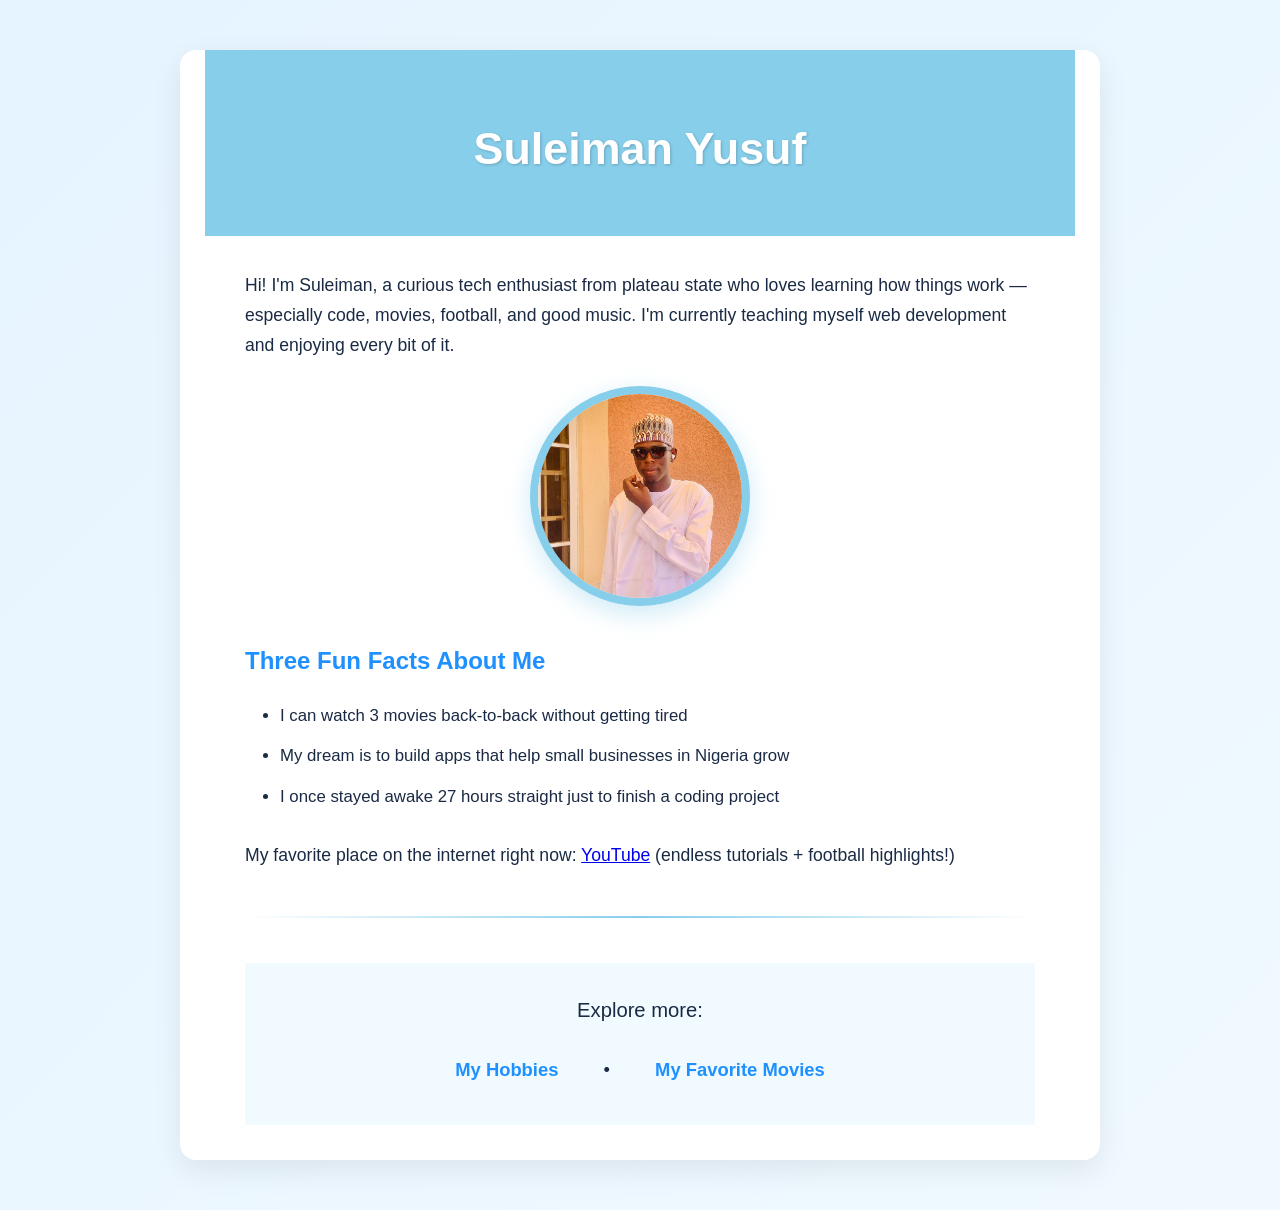
<file: index.html>
<!DOCTYPE html>
<html lang="en">
<head>
    <meta charset="UTF-8">
    <meta name="viewport" content="width=device-width, initial-scale=1.0">
    <title>Suleiman - About Me</title>
    <link rel="stylesheet" href="style.css">
</head>
<body>
    <div class="container">
        <header>
            <h1>Suleiman Yusuf</h1>
        </header>
        <main>
            <p>Hi! I'm Suleiman, a curious tech enthusiast from plateau state who loves learning how things work — especially code, movies, football, and good music. I'm currently teaching myself web development and enjoying every bit of it.</p>
            <img src="IMG-20250429-WA0019.jpg"
                 alt="Suleiman Yusuf – friendly smiling portrait"
                 class="profile"
                 title="Hi, it's me! Suleiman 😊">
            <h2>Three Fun Facts About Me</h2>
            <ul>
                <li>I can watch 3 movies back-to-back without getting tired</li>
                <li>My dream is to build apps that help small businesses in Nigeria grow</li>
                <li>I once stayed awake 27 hours straight just to finish a coding project</li>
            </ul>
            <p>My favorite place on the internet right now: 
                <a href="https://www.youtube.com" target="_blank">YouTube</a> 
                (endless tutorials + football highlights!)
                
            </p>
            <hr>
            <footer class="nav-links">
                <p>Explore more:</p>
                <a href="hobbies.html">My Hobbies</a> • 
                <a href="favorites.html">My Favorite Movies</a>
            </footer>
        </main>
    </div>
</body>
</html>
</file>
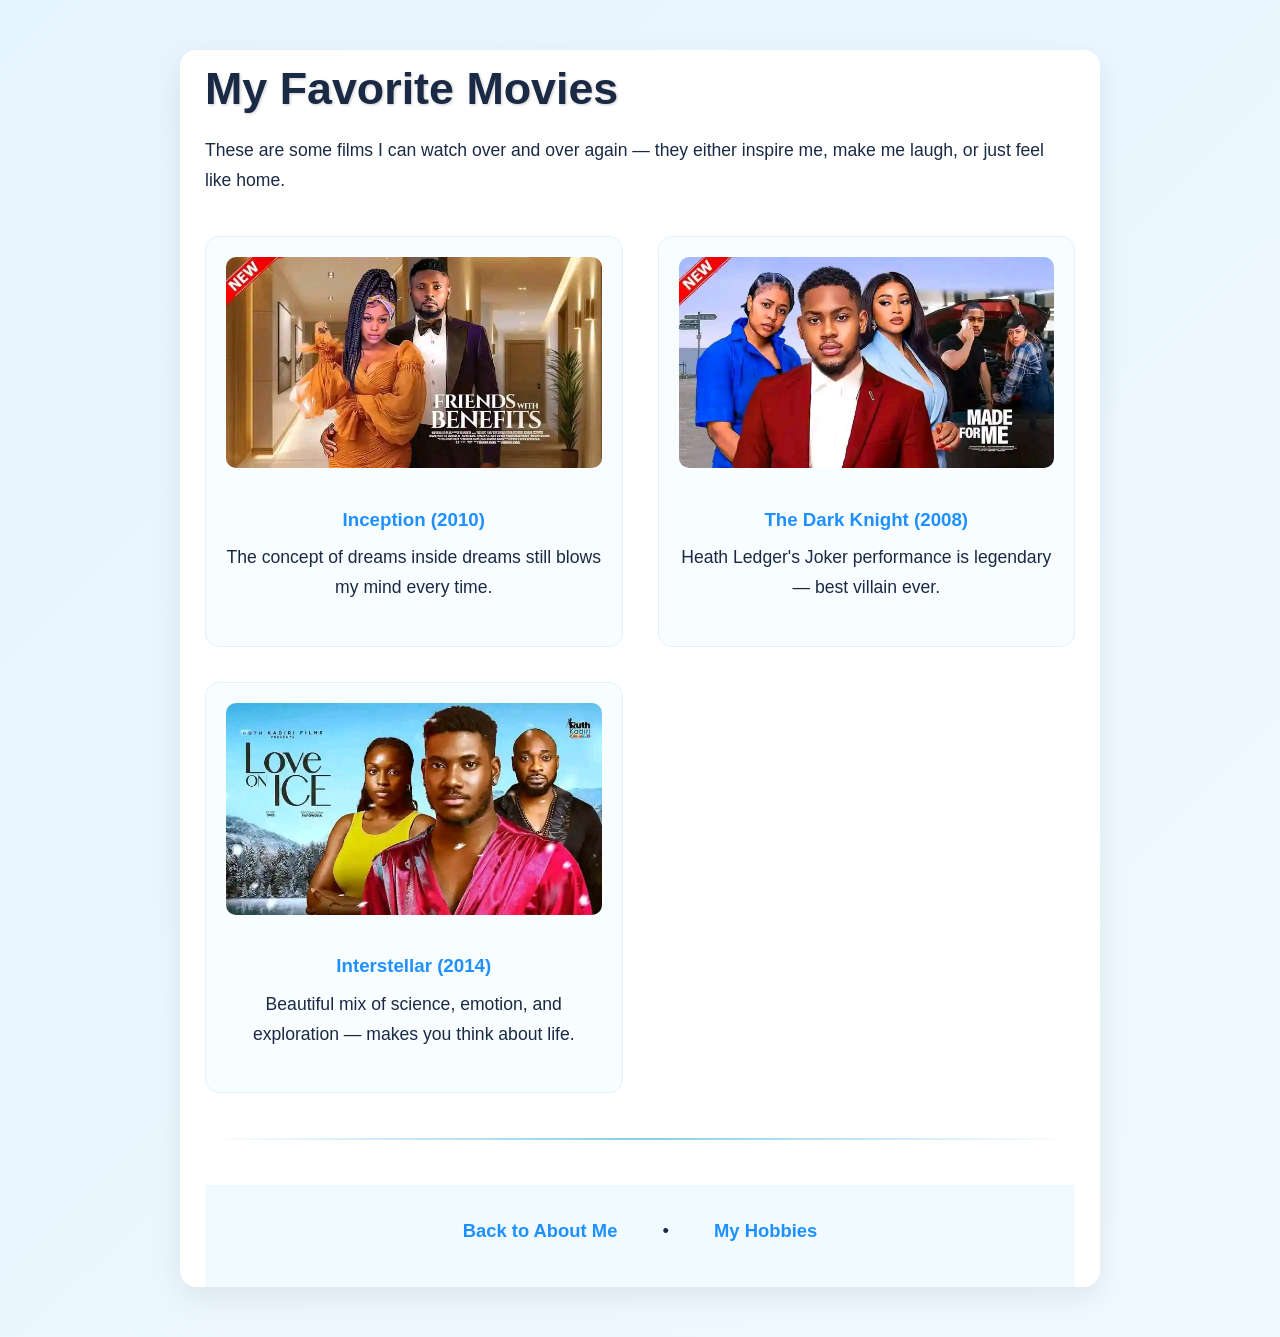
<file: favorite.html>
<!DOCTYPE html>
<html lang="en">
<head>
    <meta charset="UTF-8">
    <meta name="viewport" content="width=device-width, initial-scale=1.0">
    <title>Suleiman - Favorite Movies</title>
    <link rel="stylesheet" href="style.css">
</head>
<body>
    <div class="container">
        <h1>My Favorite Movies</h1>
        <p>These are some films I can watch over and over again — they either inspire me, make me laugh, or just feel like home.</p>
        <div class="movie-list">
            <div class="movie-item">
                <img src="1746772549183.jpg" 
                     alt="Inception movie poster" 
                     title="Inception (2010)">
                <h3>Inception (2010)</h3>
                <p>The concept of dreams inside dreams still blows my mind every time.</p>
            </div>
            <div class="movie-item">
                <img src="1746772522803.jpg" 
                     alt="The Dark Knight movie poster" 
                     title="The Dark Knight (2008)">
                <h3>The Dark Knight (2008)</h3>
                <p>Heath Ledger's Joker performance is legendary — best villain ever.</p>
            </div>
            <div class="movie-item">
                <img src="1746772535909.jpg" 
                     alt="Interstellar movie poster" 
                     title="Interstellar (2014)">
                <h3>Interstellar (2014)</h3>
                <p>Beautiful mix of science, emotion, and exploration — makes you think about life.</p>
            </div>
        </div>
        <hr>
        <div class="nav-links">
            <a href="index.html">Back to About Me</a> • 
            <a href="hobbies.html">My Hobbies</a>
        </div>
    </div>
</body>
</html>
</file>
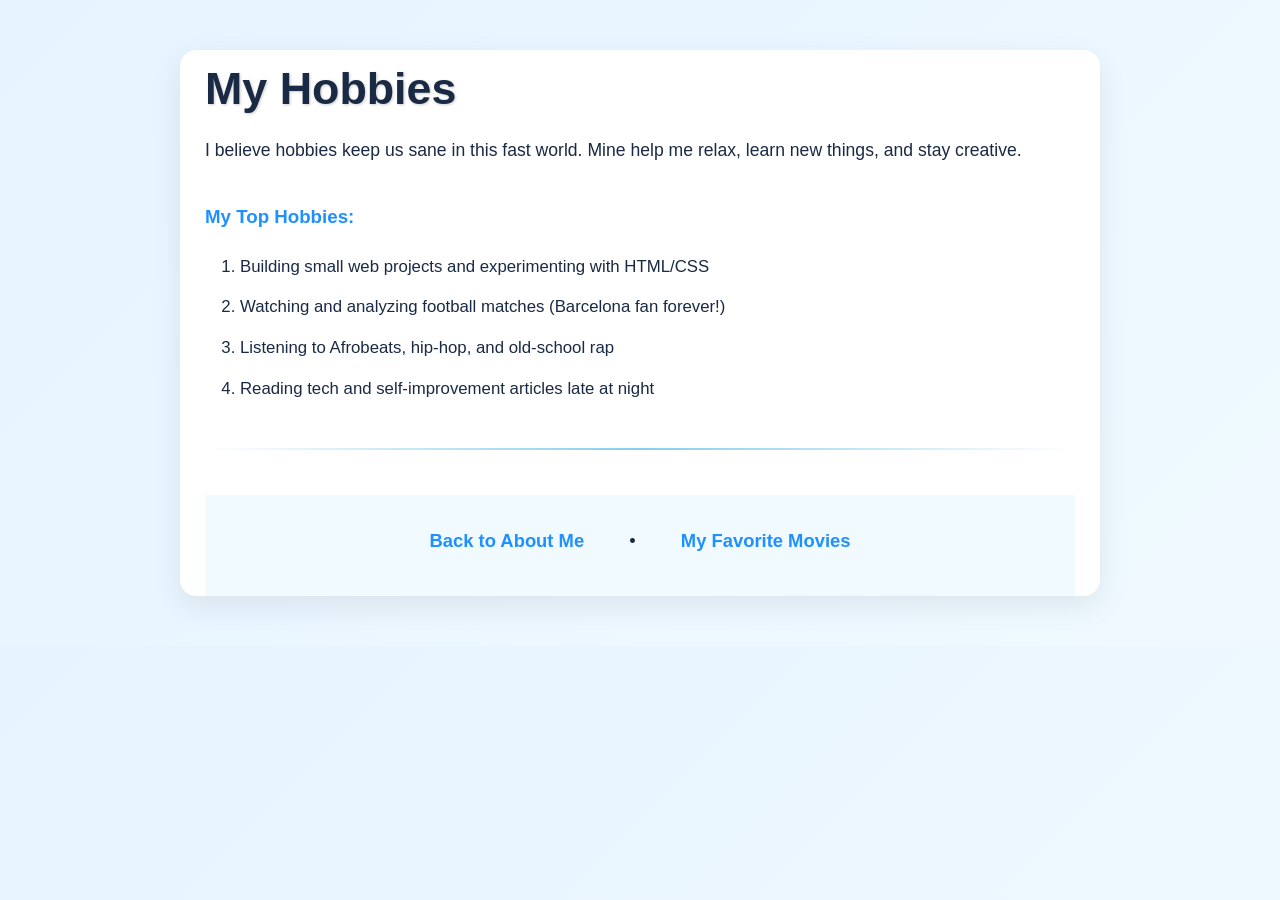
<file: huibbies.html>
<!DOCTYPE html>
<html lang="en">
<head>
    <meta charset="UTF-8">
    <meta name="viewport" content="width=device-width, initial-scale=1.0">
    <title>Suleiman - My Hobbies</title>
    <link rel="stylesheet" href="style.css">
</head>
<body>
    <div class="container">
        <h1>My Hobbies</h1>
        <p>I believe hobbies keep us sane in this fast world. Mine help me relax, learn new things, and stay creative.</p>
        <h3>My Top Hobbies:</h3>
        <ol>
            <li>Building small web projects and experimenting with HTML/CSS</li>
            <li>Watching and analyzing football matches (Barcelona fan forever!)</li>
            <li>Listening to Afrobeats, hip-hop, and old-school rap</li>
            <li>Reading tech and self-improvement articles late at night</li>
        </ol>
        <hr>
        <div class="nav-links">
            <a href="index.html">Back to About Me</a> • 
            <a href="favorites.html">My Favorite Movies</a>
        </div>
    </div>
</body>
</html>
</file>
<file: style.css>
/* Reset some defaults */
* {
    margin: 0;
    padding: 0;
    box-sizing: border-box;
}
body {
    font-family: 'Segoe UI', Tahoma, Geneva, Verdana, sans-serif;
    background: linear-gradient(135deg, #e6f4ff 0%, #f0f9ff 100%); /* very light sky gradient */
    color: #1a2a44;
    line-height: 1.7;
}
.container {
    max-width: 920px;
    margin: 50px auto;
    padding: 0 25px;
    background: white;
    border-radius: 16px;
    box-shadow: 0 10px 30px rgba(0, 0, 0, 0.08);
    overflow: hidden;
}
header {
    background: #87CEEB; /* sky blue */
    padding: 60px 30px 40px;
    text-align: center;
    color: white;
}
h1 {
    font-size: 2.8em;
    margin-bottom: 10px;
    text-shadow: 1px 1px 3px rgba(0,0,0,0.2);
}
main {
    padding: 35px 40px;
}
p {
    margin-bottom: 1.3em;
    font-size: 1.1em;
}
img.profile {
    width: 220px;
    height: 220px;
    object-fit: cover;
    border-radius: 50%;               /* makes it perfectly circular */
    border: 8px solid #87CEEB;        /* sky blue border */
    box-shadow: 0 8px 25px rgba(135, 206, 235, 0.4);
    margin: 25px auto;
    display: block;
    transition: transform 0.3s ease;
}
img.profile:hover {
    transform: scale(1.08);
}
h2, h3 {
    color: #1e90ff;                   /* deeper sky blue */
    margin: 35px 0 18px;
    font-weight: 600;
}
ul, ol {
    margin: 20px 0 30px 35px;
}
li {
    margin-bottom: 12px;
    font-size: 1.05em;
}
hr {
    border: 0;
    height: 2px;
    background: linear-gradient(to right, transparent, #87CEEB, transparent);
    margin: 45px 0;
}
.nav-links {
    text-align: center;
    padding: 30px 0 40px;
    background: #f0faff;
    font-size: 1.15em;
}
.nav-links a {
    color: #1e90ff;
    text-decoration: none;
    font-weight: bold;
    margin: 0 22px;
    padding: 8px 18px;
    border-radius: 30px;
    transition: all 0.3s;
}
.nav-links a:hover {
    background: #87CEEB;
    color: white;
}
/* Movie grid layout */
.movie-list {
    display: grid;
    grid-template-columns: repeat(auto-fit, minmax(300px, 1fr));
    gap: 35px;
    margin: 40px 0;
}
.movie-item {
    background: #f8fdff;
    padding: 20px;
    border-radius: 14px;
    border: 1px solid #e0f2ff;
    text-align: center;
    transition: transform 0.25s, box-shadow 0.25s;
}
.movie-item:hover {
    transform: translateY(-8px);
    box-shadow: 0 12px 30px rgba(135, 206, 235, 0.25);
}
.movie-item img {
    width: 100%;
    height: auto;
    border-radius: 10px;
    margin-bottom: 15px;
}
.movie-item h3 {
    margin: 12px 0 8px;
    color: #1e90ff;
}
/* Make headings pop a bit more */
main h1:first-child {
    display: none; /* hide duplicate h1 if any – we use header h1 */
}
</file>
